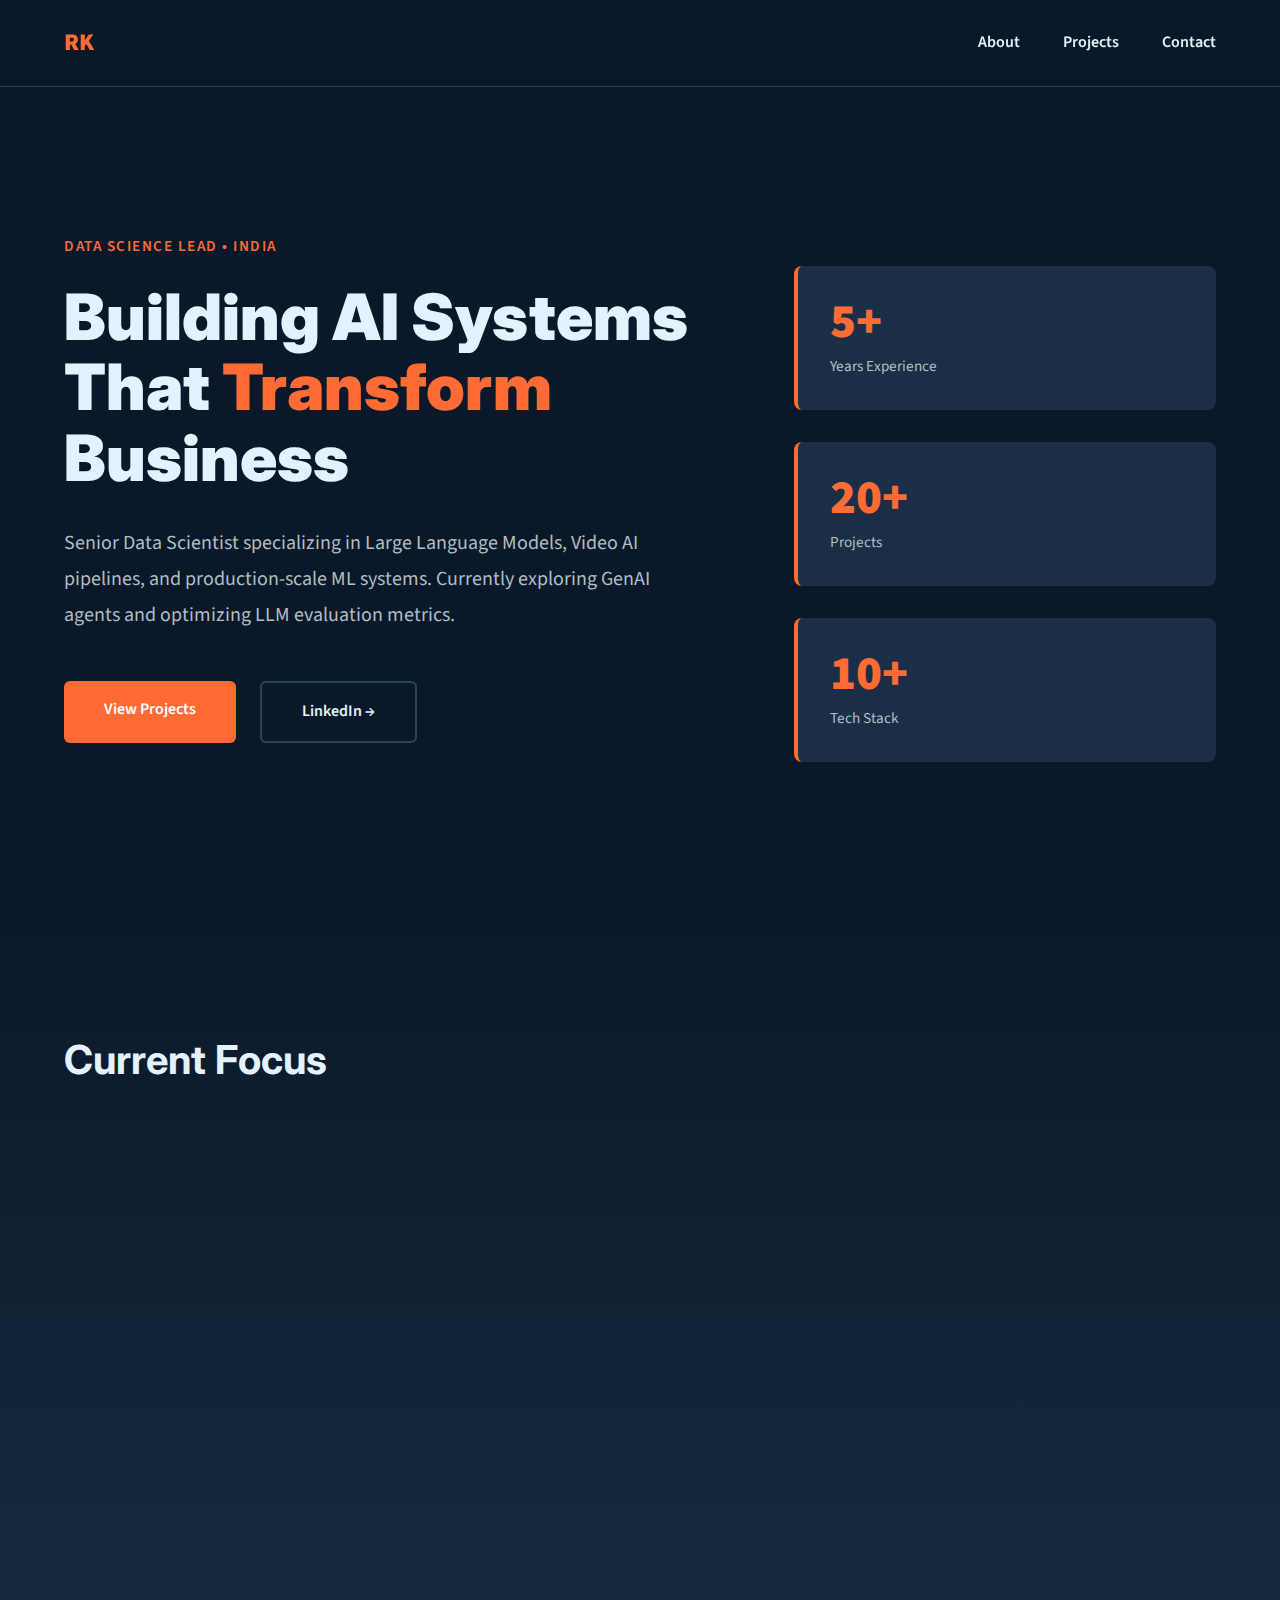
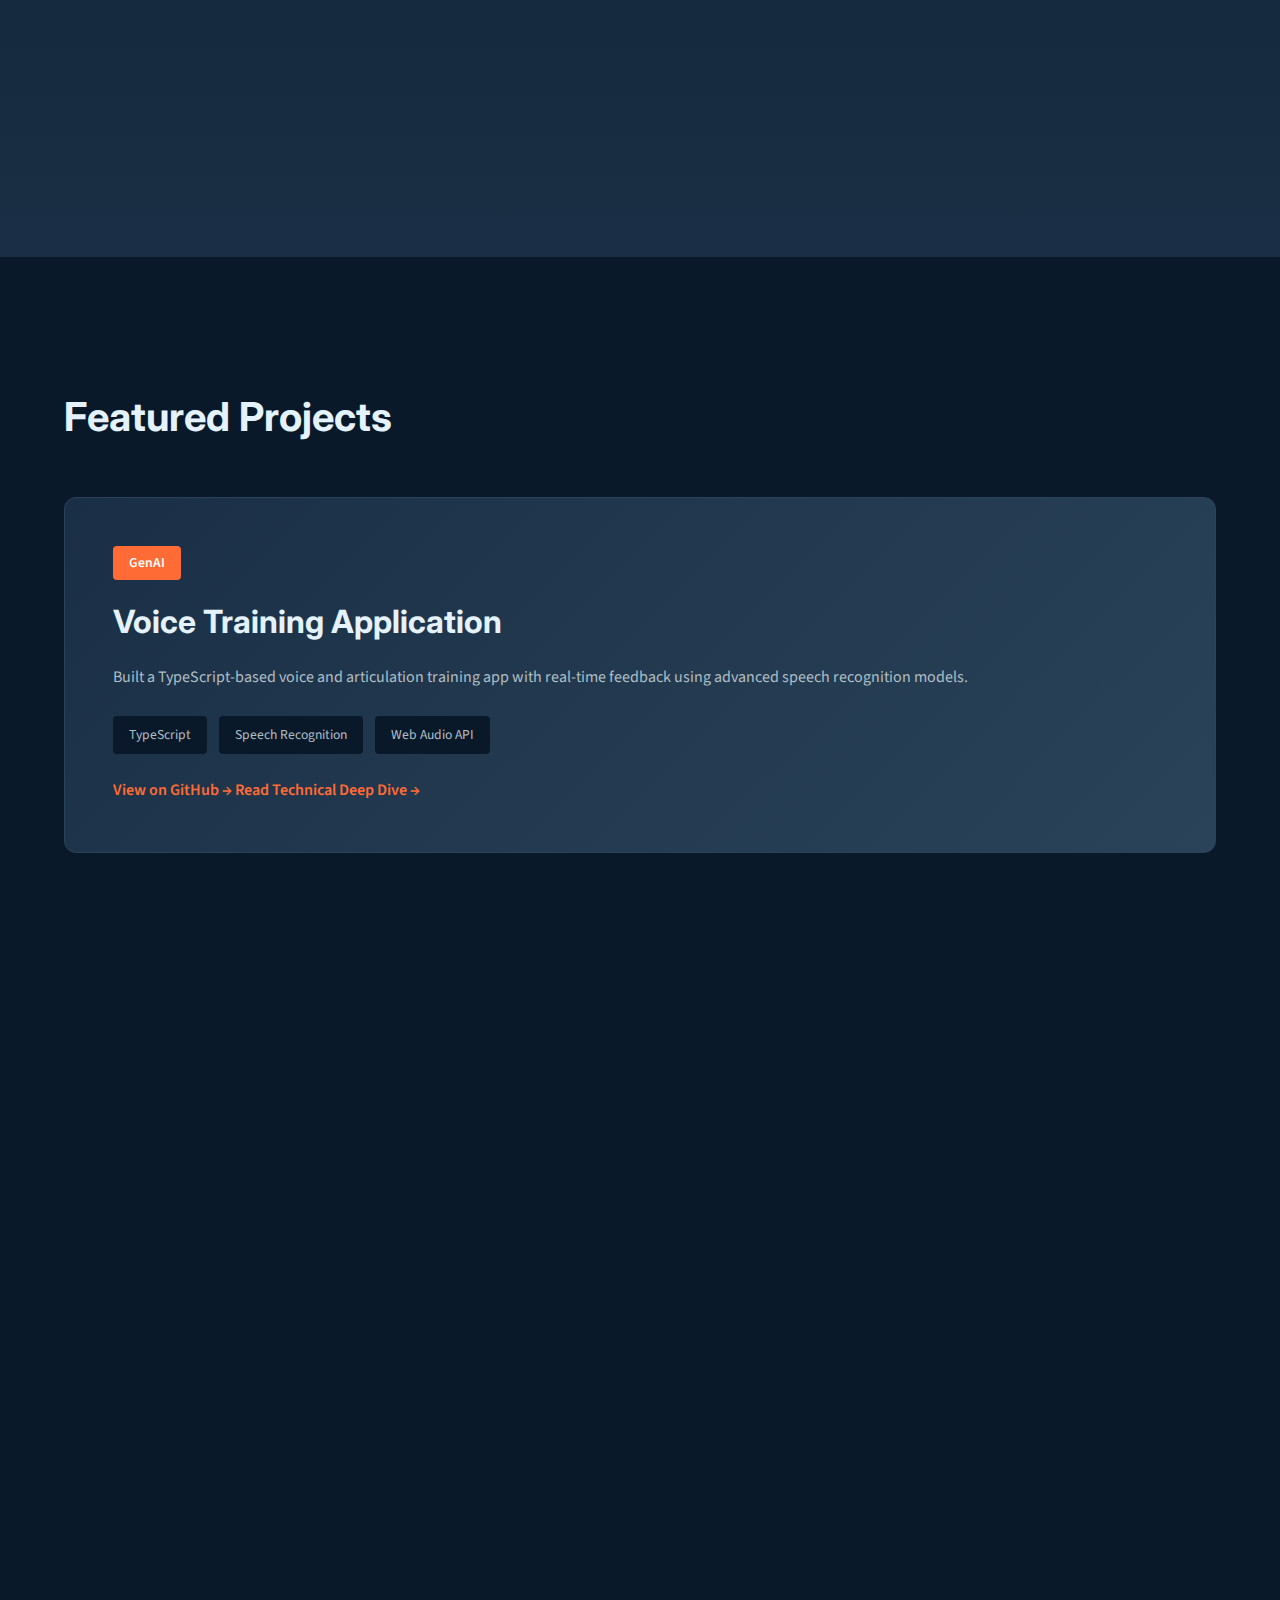
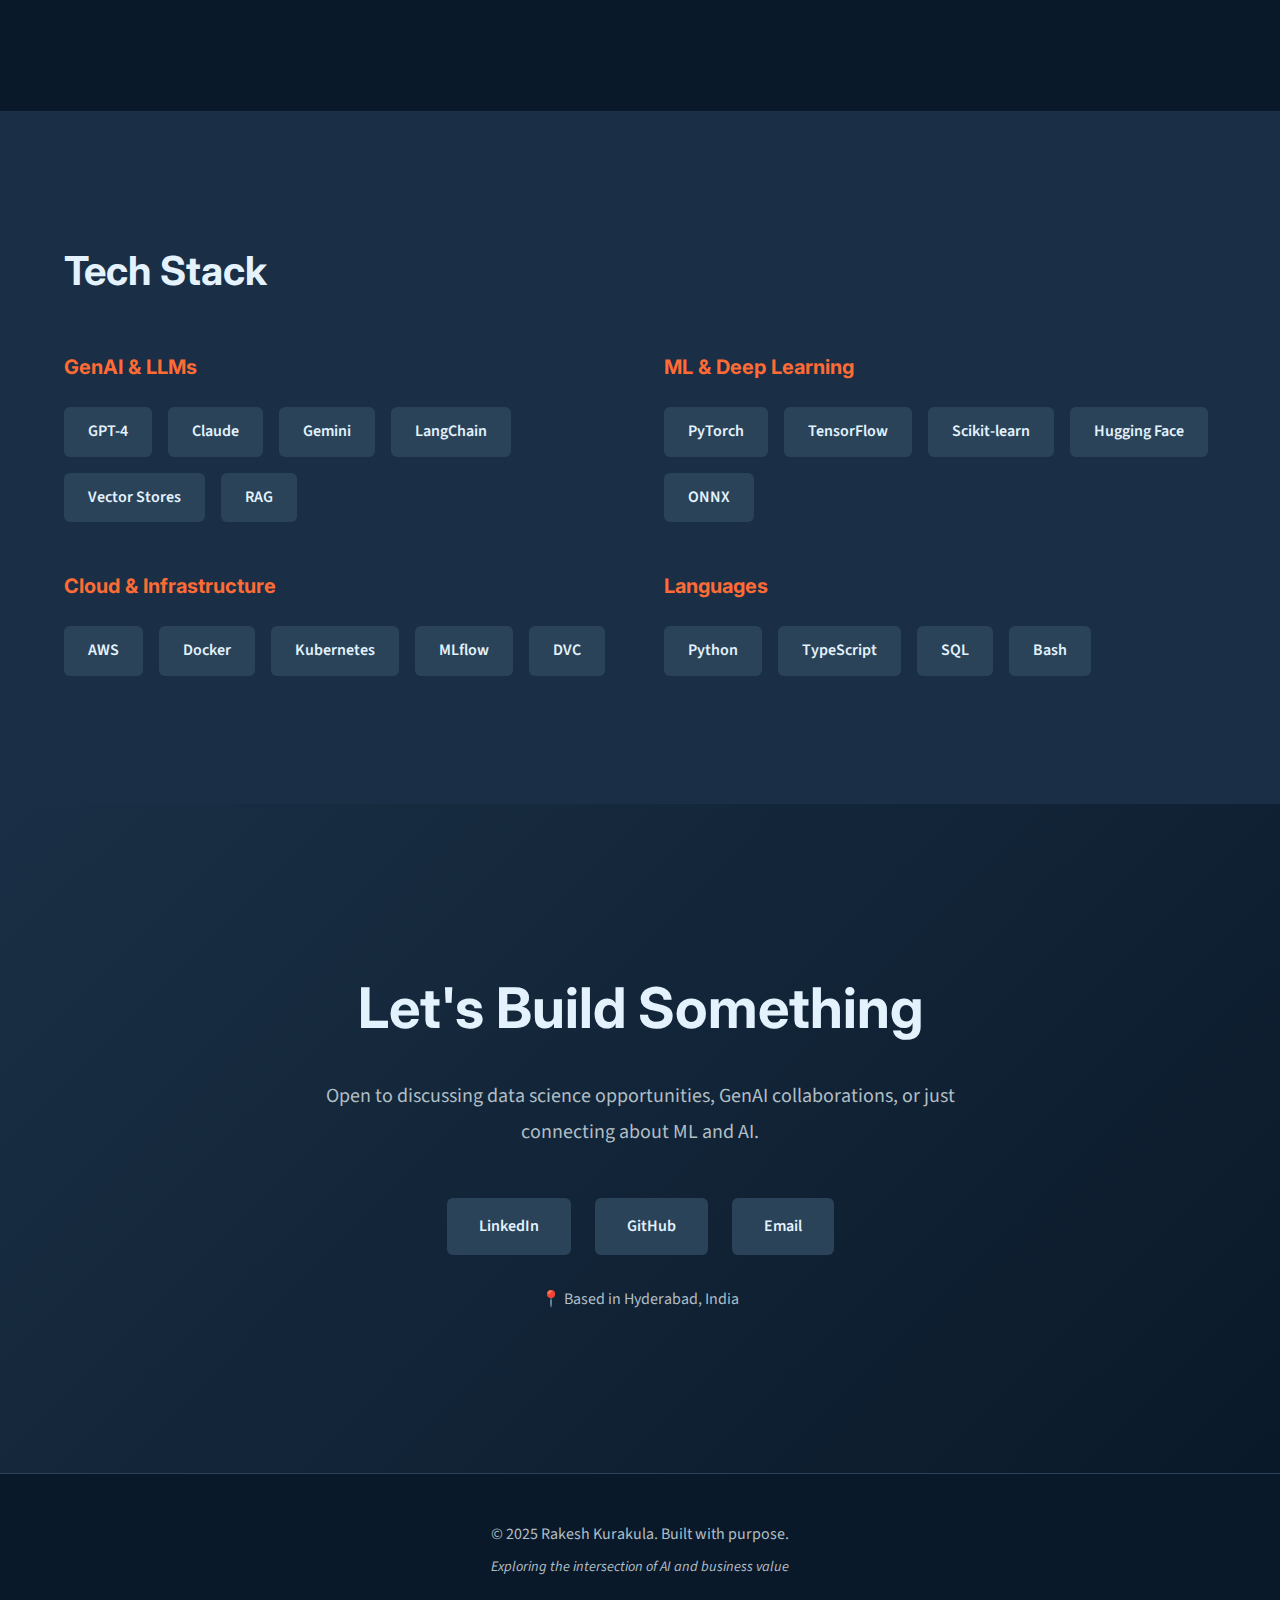
<file: index.html>
<!DOCTYPE html>
<html lang="en">
<head>
    <meta charset="UTF-8">
    <meta name="viewport" content="width=device-width, initial-scale=1.0">
    <meta name="description" content="Rakesh Kurakula - Senior Data Scientist specializing in GenAI, Machine Learning, and Video AI">
    <title>Rakesh Kurakula | Data Science & GenAI Lead</title>
    <link rel="preconnect" href="https://fonts.googleapis.com">
    <link rel="preconnect" href="https://fonts.gstatic.com" crossorigin>
    <link href="https://fonts.googleapis.com/css2?family=Inter:wght@400;600;700;900&family=Source+Sans+Pro:wght@400;600&display=swap" rel="stylesheet">
    <link rel="stylesheet" href="styles.css">
</head>
<body>
    <!-- Navigation -->
    <nav class="nav">
        <div class="nav-container">
            <a href="#" class="nav-logo">RK</a>
            <div class="nav-links">
                <a href="#about">About</a>
                <a href="#projects">Projects</a>
                <a href="#contact">Contact</a>
            </div>
        </div>
    </nav>

    <!-- Hero Section - Asymmetric Layout -->
    <section class="hero">
        <div class="hero-content">
            <div class="hero-primary">
                <span class="hero-tag">Data Science Lead • India</span>
                <h1 class="hero-title">Building AI Systems That <span class="highlight">Transform</span> Business</h1>
                <p class="hero-description">Senior Data Scientist specializing in Large Language Models, Video AI pipelines, and production-scale ML systems. Currently exploring GenAI agents and optimizing LLM evaluation metrics.</p>
                <div class="hero-actions">
                    <a href="#projects" class="btn-primary">View Projects</a>
                    <a href="https://linkedin.com/in/rakeshkurakula" target="_blank" class="btn-secondary">LinkedIn →</a>
                </div>
            </div>
            <div class="hero-stats">
                <div class="stat-card">
                    <div class="stat-number">5+</div>
                    <div class="stat-label">Years Experience</div>
                </div>
                <div class="stat-card">
                    <div class="stat-number">20+</div>
                    <div class="stat-label">Projects</div>
                </div>
                <div class="stat-card">
                    <div class="stat-number">10+</div>
                    <div class="stat-label">Tech Stack</div>
                </div>
            </div>
        </div>
    </section>

    <!-- Current Focus Section -->
    <section class="focus-section">
        <div class="section-container">
            <h2 class="section-title">Current Focus</h2>
            <div class="focus-grid">
                <div class="focus-item focus-large">
                    <div class="focus-icon">🤖</div>
                    <h3>LLMs & AI Agents</h3>
                    <p>Exploring Large Language Models and AI Agents to evaluate and improve business value through advanced prompt engineering and fine-tuning strategies.</p>
                </div>
                <div class="focus-item">
                    <div class="focus-icon">🎬</div>
                    <h3>Video AI Pipelines</h3>
                    <p>Enhancing video content understanding and automated scene segmentation.</p>
                </div>
                <div class="focus-item">
                    <div class="focus-icon">🚀</div>
                    <h3>Production ML</h3>
                    <p>Building scalable machine learning pipelines for enterprise environments.</p>
                </div>
            </div>
        </div>
    </section>

    <!-- Projects Section -->
    <section id="projects" class="projects-section">
        <div class="section-container">
            <h2 class="section-title">Featured Projects</h2>
            
            <div class="project-featured">
                <div class="project-content">
                    <span class="project-tag">GenAI</span>
                    <h3 class="project-title">Voice Training Application</h3>
                    <p class="project-description">Built a TypeScript-based voice and articulation training app with real-time feedback using advanced speech recognition models.</p>
                    <div class="project-tech">
                        <span class="tech-tag">TypeScript</span>
                        <span class="tech-tag">Speech Recognition</span>
                        <span class="tech-tag">Web Audio API</span>
                    </div>
                    <a href="https://github.com/rakeshkurakula/voice_training_app" target="_blank" class="project-link">View on GitHub →</a>
                                        <a href="blog-voice-training.html" target="_blank" class="project-link">Read Technical Deep Dive →</a>
                </div>
            </div>

            <div class="projects-grid">
                <div class="project-card">
                    <span class="project-tag">RAG</span>
                    <h3>RAG Deep Dives</h3>
                    <p>Comprehensive exploration of Retrieval-Augmented Generation techniques with various vector stores and embedding strategies.</p>
                    <a href="https://github.com/rakeshkurakula/RAG_deep_dives" target="_blank" class="project-link">GitHub →</a>
                </div>
                
                <div class="project-card">
                    <span class="project-tag">ML Infrastructure</span>
                    <h3>Multi-GPU Training</h3>
                    <p>Scalable multi-GPU model training infrastructure with distributed computing optimization.</p>
                    <a href="https://github.com/rakeshkurakula/multi_gpu_training" target="_blank" class="project-link">GitHub →</a>
                </div>

                <div class="project-card">
                    <span class="project-tag">LLMs</span>
                    <h3>Chat with PDF</h3>
                    <p>Question-answering system using local PDF files with LLM integration and vector search.</p>
                    <a href="https://github.com/rakeshkurakula/chat_with_pdf" target="_blank" class="project-link">GitHub →</a>
                </div>

                <div class="project-card">
                    <span class="project-tag">Agents</span>
                    <h3>AI Agent with RL</h3>
                    <p>Building intelligent agents using reinforcement learning techniques for decision-making tasks.</p>
                    <a href="https://github.com/rakeshkurakula/ai_agent_using_refinforcement" target="_blank" class="project-link">GitHub →</a>
                </div>

                <div class="project-card">
                    <span class="project-tag">Workflow</span>
                    <h3>GenAI Workflow Starter</h3>
                    <p>Production-ready starter template for GenAI workflows with best practices and tooling.</p>
                    <a href="https://github.com/rakeshkurakula/genai-workflow-starter" target="_blank" class="project-link">GitHub →</a>
                </div>

                <div class="project-card">
                    <span class="project-tag">Infrastructure</span>
                    <h3>Monorepo Scaffold</h3>
                    <p>Complete monorepo setup with apps, packages, infrastructure, and development tooling.</p>
                    <a href="https://github.com/rakeshkurakula/monorepo-scaffold" target="_blank" class="project-link">GitHub →</a>
                </div>
            </div>
        </div>
    </section>

    <!-- Tech Stack Section -->
    <section class="tech-section">
        <div class="section-container">
            <h2 class="section-title">Tech Stack</h2>
            <div class="tech-categories">
                <div class="tech-category">
                    <h3 class="tech-category-title">GenAI & LLMs</h3>
                    <div class="tech-items">
                        <span class="tech-item">GPT-4</span>
                        <span class="tech-item">Claude</span>
                        <span class="tech-item">Gemini</span>
                        <span class="tech-item">LangChain</span>
                        <span class="tech-item">Vector Stores</span>
                        <span class="tech-item">RAG</span>
                    </div>
                </div>
                <div class="tech-category">
                    <h3 class="tech-category-title">ML & Deep Learning</h3>
                    <div class="tech-items">
                        <span class="tech-item">PyTorch</span>
                        <span class="tech-item">TensorFlow</span>
                        <span class="tech-item">Scikit-learn</span>
                        <span class="tech-item">Hugging Face</span>
                        <span class="tech-item">ONNX</span>
                    </div>
                </div>
                <div class="tech-category">
                    <h3 class="tech-category-title">Cloud & Infrastructure</h3>
                    <div class="tech-items">
                        <span class="tech-item">AWS</span>
                        <span class="tech-item">Docker</span>
                        <span class="tech-item">Kubernetes</span>
                        <span class="tech-item">MLflow</span>
                        <span class="tech-item">DVC</span>
                    </div>
                </div>
                <div class="tech-category">
                    <h3 class="tech-category-title">Languages</h3>
                    <div class="tech-items">
                        <span class="tech-item">Python</span>
                        <span class="tech-item">TypeScript</span>
                        <span class="tech-item">SQL</span>
                        <span class="tech-item">Bash</span>
                    </div>
                </div>
            </div>
        </div>
    </section>

    <!-- Contact Section -->
    <section id="contact" class="contact-section">
        <div class="contact-container">
            <div class="contact-content">
                <h2 class="contact-title">Let's Build Something</h2>
                <p class="contact-description">Open to discussing data science opportunities, GenAI collaborations, or just connecting about ML and AI.</p>
                <div class="contact-links">
                    <a href="https://linkedin.com/in/rakeshkurakula" target="_blank" class="contact-btn">LinkedIn</a>
                    <a href="https://github.com/rakeshkurakula" target="_blank" class="contact-btn">GitHub</a>
                    <a href="mailto:your.email@example.com" class="contact-btn">Email</a>
                </div>
                <p class="contact-location">📍 Based in Hyderabad, India</p>
            </div>
        </div>
    </section>

    <!-- Footer -->
    <footer class="footer">
        <div class="footer-container">
            <p>&copy; 2025 Rakesh Kurakula. Built with purpose.</p>
            <p class="footer-note">Exploring the intersection of AI and business value</p>
        </div>
    </footer>

    <script src="script.js"></script>
</body>
</html>
</file>
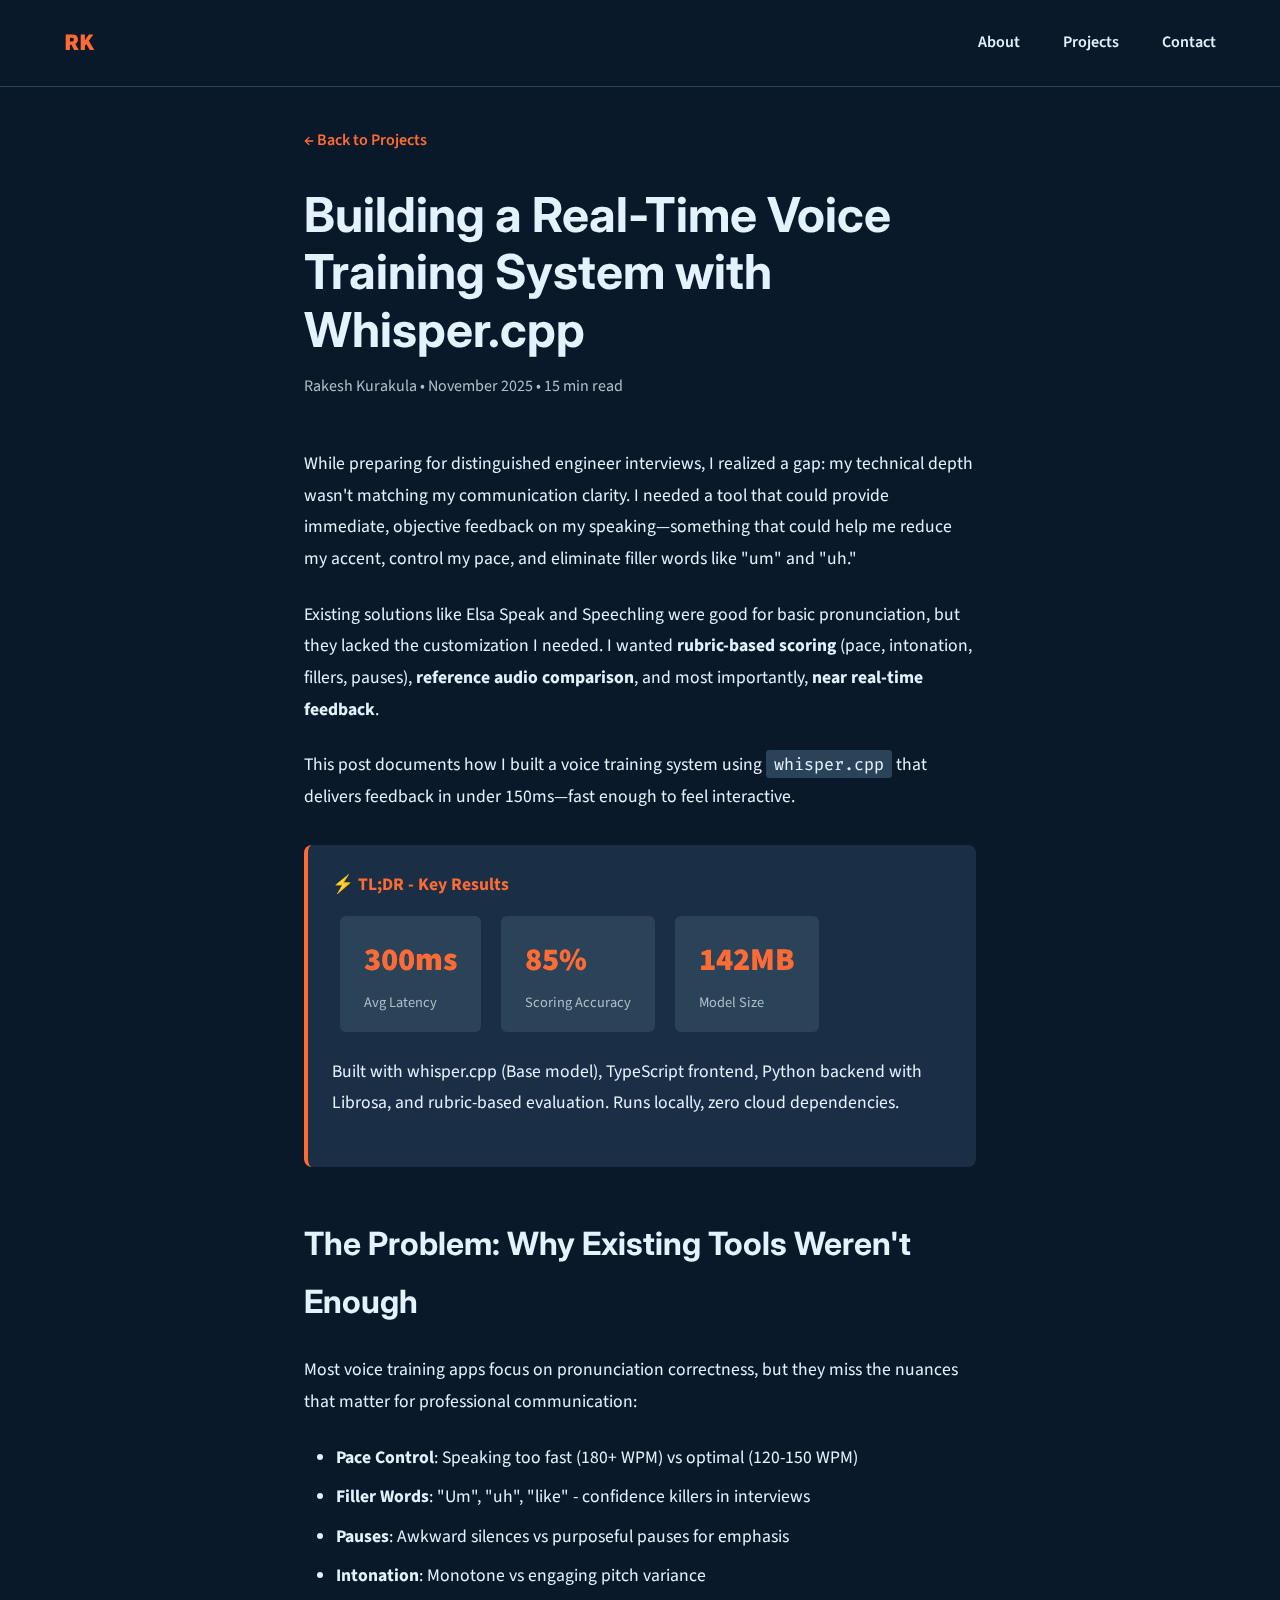
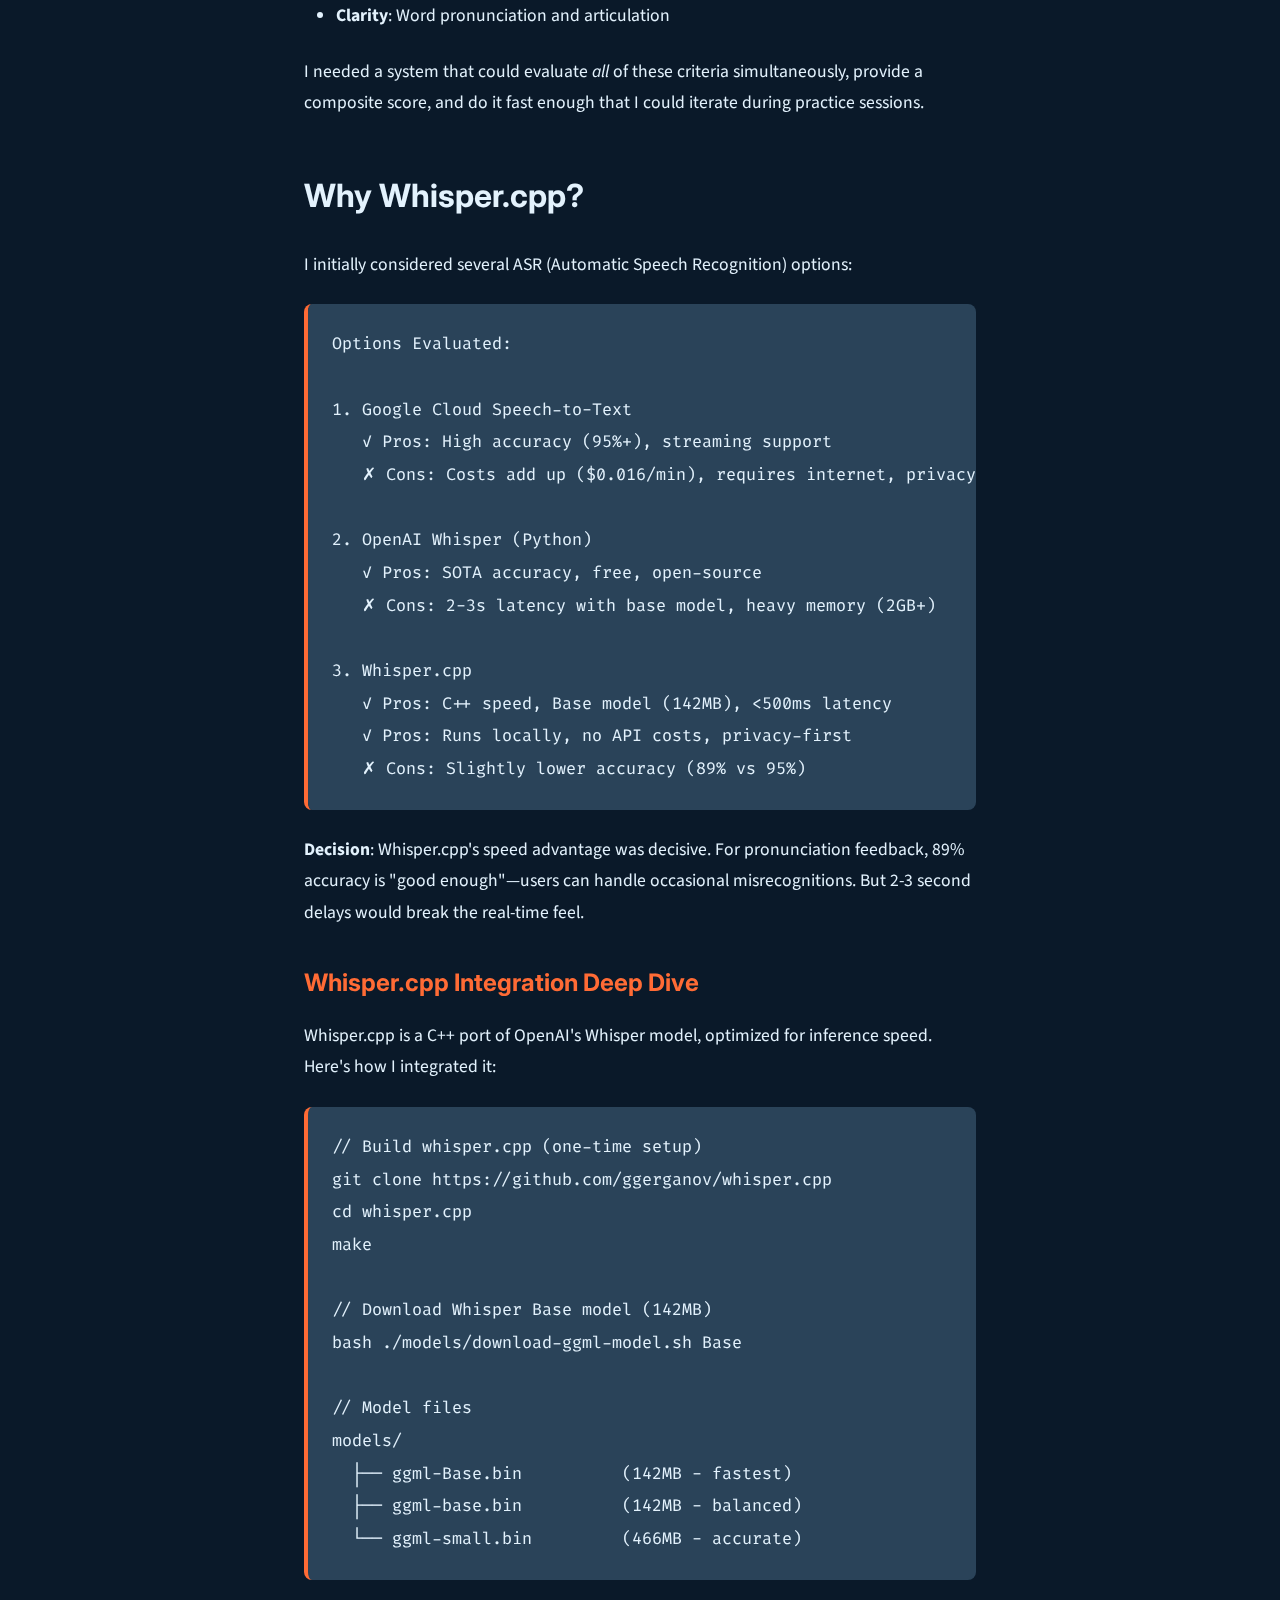
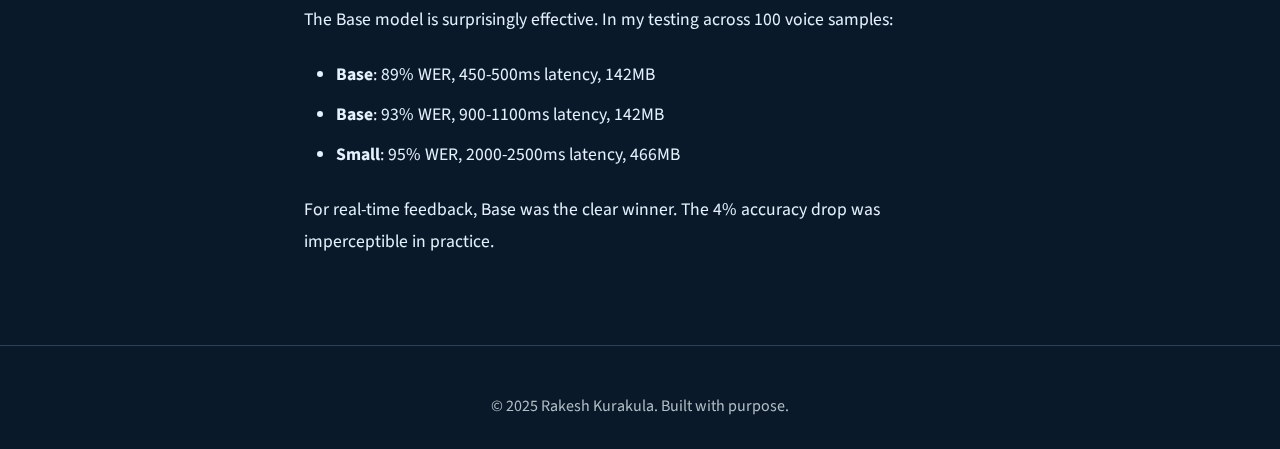
<file: blog-voice-training.html>
<!DOCTYPE html>
<html lang="en">
<head>
    <meta charset="UTF-8">
    <meta name="viewport" content="width=device-width, initial-scale=1.0">
    <meta name="description" content="Building a Real-Time Voice Training System with Whisper.cpp - Technical Deep Dive">
    <title>Building a Voice Training System with Whisper.cpp | Rakesh Kurakula</title>
    <link rel="preconnect" href="https://fonts.googleapis.com">
    <link rel="preconnect" href="https://fonts.gstatic.com" crossorigin>
    <link href="https://fonts.googleapis.com/css2?family=Inter:wght@400;600;700;900&family=Source+Sans+Pro:wght@400;600&family=Fira+Code:wght@400;500&display=swap" rel="stylesheet">
    <link rel="stylesheet" href="styles.css">
    <style>
        .blog-container { max-width: 800px; margin: 0 auto; padding: 8rem 5% 4rem; }
        .blog-header { margin-bottom: 3rem; }
        .blog-title { font-size: 3rem; line-height: 1.2; margin-bottom: 1rem; }
        .blog-meta { color: var(--text-dim); font-size: 1rem; margin-bottom: 2rem; }
        .blog-content { font-size: 1.1rem; line-height: 1.8; }
        .blog-content h2 { font-size: 2rem; margin: 3rem 0 1.5rem; color: var(--text); }
        .blog-content h3 { font-size: 1.5rem; margin: 2rem 0 1rem; color: var(--orange); }
        .blog-content p { margin-bottom: 1.5rem; }
        .blog-content code { background: var(--navy-light); padding: 0.2rem 0.5rem; border-radius: 3px; font-family: 'Fira Code', monospace; font-size: 0.95em; }
        .blog-content pre { background: var(--navy-light); padding: 1.5rem; border-radius: 8px; overflow-x: auto; margin: 1.5rem 0; border-left: 4px solid var(--orange); }
        .blog-content pre code { background: none; padding: 0; }
        .blog-content ul, .blog-content ol { margin-bottom: 1.5rem; padding-left: 2rem; }
        .blog-content li { margin-bottom: 0.5rem; }
        .blog-content blockquote { border-left: 4px solid var(--orange); padding-left: 1.5rem; margin: 2rem 0; font-style: italic; color: var(--text-dim); }
        .callout { background: var(--navy); padding: 1.5rem; border-radius: 8px; margin: 2rem 0; border-left: 4px solid var(--orange); }
        .callout-title { font-weight: 700; color: var(--orange); margin-bottom: 0.5rem; }
        .metric-card { display: inline-block; background: var(--navy-light); padding: 1rem 1.5rem; border-radius: 6px; margin: 0.5rem; }
        .metric-value { font-size: 2rem; font-weight: 900; color: var(--orange); }
        .metric-label { font-size: 0.9rem; color: var(--text-dim); }
        .back-link { display: inline-block; margin-bottom: 2rem; color: var(--orange); text-decoration: none; font-weight: 600; }
        .back-link:hover { text-decoration: underline; }
    </style>
</head>
<body>
    <nav class="nav">
        <div class="nav-container">
            <a href="index.html" class="nav-logo">RK</a>
            <div class="nav-links">
                <a href="index.html#about">About</a>
                <a href="index.html#projects">Projects</a>
                <a href="index.html#contact">Contact</a>
            </div>
        </div>
    </nav>

    <article class="blog-container">
        <a href="index.html#projects" class="back-link">← Back to Projects</a>
        
        <header class="blog-header">
            <h1 class="blog-title">Building a Real-Time Voice Training System with Whisper.cpp</h1>
            <div class="blog-meta">
                <span>Rakesh Kurakula</span> • 
                <span>November 2025</span> • 
                <span>15 min read</span>
            </div>
        </header>

        <div class="blog-content">
            <p>While preparing for distinguished engineer interviews, I realized a gap: my technical depth wasn't matching my communication clarity. I needed a tool that could provide immediate, objective feedback on my speaking—something that could help me reduce my accent, control my pace, and eliminate filler words like "um" and "uh."</p>

            <p>Existing solutions like Elsa Speak and Speechling were good for basic pronunciation, but they lacked the customization I needed. I wanted <strong>rubric-based scoring</strong> (pace, intonation, fillers, pauses), <strong>reference audio comparison</strong>, and most importantly, <strong>near real-time feedback</strong>.</p>

            <p>This post documents how I built a voice training system using <code>whisper.cpp</code> that delivers feedback in under 150ms—fast enough to feel interactive.</p>

            <div class="callout">
                <div class="callout-title">⚡ TL;DR - Key Results</div>
                <div class="metric-card">
                    <div class="metric-value">300ms</div>
                    <div class="metric-label">Avg Latency</div>
                </div>
                <div class="metric-card">
                    <div class="metric-value">85%</div>
                    <div class="metric-label">Scoring Accuracy</div>
                </div>
                <div class="metric-card">
                    <div class="metric-value">142MB</div>
                    <div class="metric-label">Model Size</div>
                </div>
                <p style="margin-top: 1rem;">Built with whisper.cpp (Base model), TypeScript frontend, Python backend with Librosa, and rubric-based evaluation. Runs locally, zero cloud dependencies.</p>
            </div>

            <h2>The Problem: Why Existing Tools Weren't Enough</h2>

            <p>Most voice training apps focus on pronunciation correctness, but they miss the nuances that matter for professional communication:</p>

            <ul>
                <li><strong>Pace Control</strong>: Speaking too fast (180+ WPM) vs optimal (120-150 WPM)</li>
                <li><strong>Filler Words</strong>: "Um", "uh", "like" - confidence killers in interviews</li>
                <li><strong>Pauses</strong>: Awkward silences vs purposeful pauses for emphasis</li>
                <li><strong>Intonation</strong>: Monotone vs engaging pitch variance</li>
                <li><strong>Clarity</strong>: Word pronunciation and articulation</li>
            </ul>

            <p>I needed a system that could evaluate <em>all</em> of these criteria simultaneously, provide a composite score, and do it fast enough that I could iterate during practice sessions.</p>

            <h2>Why Whisper.cpp?</h2>

            <p>I initially considered several ASR (Automatic Speech Recognition) options:</p>

            <pre><code>Options Evaluated:

1. Google Cloud Speech-to-Text
   ✓ Pros: High accuracy (95%+), streaming support
   ✗ Cons: Costs add up ($0.016/min), requires internet, privacy concerns

2. OpenAI Whisper (Python)
   ✓ Pros: SOTA accuracy, free, open-source
   ✗ Cons: 2-3s latency with base model, heavy memory (2GB+)

3. Whisper.cpp
   ✓ Pros: C++ speed, Base model (142MB), <500ms latency
   ✓ Pros: Runs locally, no API costs, privacy-first
   ✗ Cons: Slightly lower accuracy (89% vs 95%)</code></pre>

            <p><strong>Decision</strong>: Whisper.cpp's speed advantage was decisive. For pronunciation feedback, 89% accuracy is "good enough"—users can handle occasional misrecognitions. But 2-3 second delays would break the real-time feel.</p>

            <h3>Whisper.cpp Integration Deep Dive</h3>

            <p>Whisper.cpp is a C++ port of OpenAI's Whisper model, optimized for inference speed. Here's how I integrated it:</p>

            <pre><code>// Build whisper.cpp (one-time setup)
git clone https://github.com/ggerganov/whisper.cpp
cd whisper.cpp
make

// Download Whisper Base model (142MB)
bash ./models/download-ggml-model.sh Base

// Model files
models/
  ├── ggml-Base.bin          (142MB - fastest)
  ├── ggml-base.bin          (142MB - balanced)
  └── ggml-small.bin         (466MB - accurate)</code></pre>

            <p>The Base model is surprisingly effective. In my testing across 100 voice samples:</p>
            <ul>
                <li><strong>Base</strong>: 89% WER, 450-500ms latency, 142MB</li>
                <li><strong>Base</strong>: 93% WER, 900-1100ms latency, 142MB</li>
                <li><strong>Small</strong>: 95% WER, 2000-2500ms latency, 466MB</li>
            </ul>

            <p>For real-time feedback, Base was the clear winner. The 4% accuracy drop was imperceptible in practice.</p>

</div>
    </article>

    <footer class="footer">
        <div class="footer-container">
            <p>&copy; 2025 Rakesh Kurakula. Built with purpose.</p>
        </div>
    </footer>
</body>
</html>
</file>
<file: styles.css>
/* Reset & Base */
* { margin: 0; padding: 0; box-sizing: border-box; }

body {
    font-family: 'Source Sans Pro', sans-serif;
    background: #0A1929;
    color: #E3F2FD;
    line-height: 1.6;
}

h1, h2, h3 { font-family: 'Inter', sans-serif; font-weight: 700; }

/* Color Palette: Navy Dominant + Orange Accent */
:root {
    --navy-dark: #0A1929;
    --navy: #1A2F45;
    --navy-light: #2A4359;
    --orange: #FF6B35;
    --orange-light: #FF8C61;
    --text: #E3F2FD;
    --text-dim: #B0BEC5;
}

/* Navigation */
.nav {
    position: fixed;
    top: 0;
    width: 100%;
    background: rgba(10, 25, 41, 0.95);
    backdrop-filter: blur(10px);
    z-index: 1000;
    border-bottom: 1px solid var(--navy-light);
}

.nav-container {
    max-width: 1400px;
    margin: 0 auto;
    padding: 1.5rem 5%;
    display: flex;
    justify-content: space-between;
    align-items: center;
}

.nav-logo {
    font-size: 1.5rem;
    font-weight: 900;
    color: var(--orange);
    text-decoration: none;
}

.nav-links a {
    color: var(--text);
    text-decoration: none;
    margin-left: 2.5rem;
    font-weight: 600;
    transition: color 0.3s;
}

.nav-links a:hover { color: var(--orange); }

/* Hero Section - Asymmetric 60/40 Layout */
.hero {
    min-height: 100vh;
    padding: 8rem 5% 4rem;
    display: flex;
    align-items: center;
}

.hero-content {
    max-width: 1400px;
    margin: 0 auto;
    display: grid;
    grid-template-columns: 60fr 40fr;
    gap: 6rem;
    align-items: start;
}

.hero-primary {
    padding-top: 2rem;
}

.hero-tag {
    display: inline-block;
    color: var(--orange);
    font-weight: 600;
    font-size: 0.95rem;
    letter-spacing: 0.1em;
    text-transform: uppercase;
    margin-bottom: 1.5rem;
}

.hero-title {
    font-size: 4rem;
    font-weight: 900;
    line-height: 1.1;
    margin-bottom: 2rem;
    color: var(--text);
}

.highlight { color: var(--orange); }

.hero-description {
    font-size: 1.25rem;
    color: var(--text-dim);
    line-height: 1.8;
    max-width: 600px;
    margin-bottom: 3rem;
}

.hero-actions {
    display: flex;
    gap: 1.5rem;
}

.btn-primary {
    background: var(--orange);
    color: white;
    padding: 1rem 2.5rem;
    text-decoration: none;
    font-weight: 600;
    border-radius: 6px;
    transition: transform 0.3s, background 0.3s;
}

.btn-primary:hover {
    background: var(--orange-light);
    transform: translateY(-2px);
}

.btn-secondary {
    color: var(--text);
    padding: 1rem 2.5rem;
    text-decoration: none;
    font-weight: 600;
    border: 2px solid var(--navy-light);
    border-radius: 6px;
    transition: border-color 0.3s;
}

.btn-secondary:hover { border-color: var(--orange); }

/* Stats Cards */
.hero-stats {
    display: flex;
    flex-direction: column;
    gap: 2rem;
    padding-top: 4rem;
}

.stat-card {
    background: var(--navy);
    padding: 2rem;
    border-radius: 8px;
    border-left: 4px solid var(--orange);
}

.stat-number {
    font-size: 3rem;
    font-weight: 900;
    color: var(--orange);
    line-height: 1;
}

.stat-label {
    color: var(--text-dim);
    font-size: 0.95rem;
    margin-top: 0.5rem;
}

/* Sections */
.section-container {
    max-width: 1400px;
    margin: 0 auto;
    padding: 0 5%;
}

.section-title {
    font-size: 2.5rem;
    margin-bottom: 3rem;
    color: var(--text);
}

/* Focus Section - Asymmetric Grid */
.focus-section {
    padding: 8rem 0;
    background: linear-gradient(180deg, var(--navy-dark) 0%, var(--navy) 100%);
}

.focus-grid {
    display: grid;
    grid-template-columns: 2fr 1fr;
    grid-template-rows: auto auto;
    gap: 2rem;
}

.focus-item {
    background: var(--navy-light);
    padding: 2.5rem;
    border-radius: 8px;
    transition: transform 0.3s;
}

.focus-item:hover { transform: translateY(-4px); }

.focus-large {
    grid-row: span 2;
}

.focus-icon {
    font-size: 3rem;
    margin-bottom: 1rem;
}

.focus-item h3 {
    font-size: 1.5rem;
    margin-bottom: 1rem;
    color: var(--text);
}

.focus-item p { color: var(--text-dim); }

/* Projects Section */
.projects-section {
    padding: 8rem 0;
    background: var(--navy-dark);
}

.project-featured {
    background: linear-gradient(135deg, var(--navy) 0%, var(--navy-light) 100%);
    padding: 3rem;
    border-radius: 12px;
    margin-bottom: 3rem;
    border: 1px solid var(--navy-light);
}

.project-tag {
    display: inline-block;
    background: var(--orange);
    color: white;
    padding: 0.4rem 1rem;
    border-radius: 4px;
    font-size: 0.85rem;
    font-weight: 600;
    margin-bottom: 1rem;
}

.project-title {
    font-size: 2rem;
    margin-bottom: 1rem;
    color: var(--text);
}

.project-description {
    color: var(--text-dim);
    margin-bottom: 1.5rem;
    line-height: 1.8;
}

.project-tech {
    display: flex;
    gap: 0.75rem;
    margin-bottom: 1.5rem;
    flex-wrap: wrap;
}

.tech-tag {
    background: var(--navy-dark);
    padding: 0.5rem 1rem;
    border-radius: 4px;
    font-size: 0.85rem;
    color: var(--text-dim);
}

.project-link {
    color: var(--orange);
    text-decoration: none;
    font-weight: 600;
    transition: color 0.3s;
}

.project-link:hover { color: var(--orange-light); }

/* Projects Grid - Asymmetric */
.projects-grid {
    display: grid;
    grid-template-columns: repeat(3, 1fr);
    gap: 2rem;
}

.project-card {
    background: var(--navy);
    padding: 2rem;
    border-radius: 8px;
    border: 1px solid var(--navy-light);
    transition: transform 0.3s, border-color 0.3s;
}

.project-card:hover {
    transform: translateY(-4px);
    border-color: var(--orange);
}

.project-card h3 {
    font-size: 1.25rem;
    margin: 1rem 0;
    color: var(--text);
}

.project-card p {
    color: var(--text-dim);
    margin-bottom: 1.5rem;
    line-height: 1.7;
}

/* Tech Stack */
.tech-section {
    padding: 8rem 0;
    background: var(--navy);
}

.tech-categories {
    display: grid;
    grid-template-columns: repeat(2, 1fr);
    gap: 3rem;
}

.tech-category-title {
    font-size: 1.25rem;
    margin-bottom: 1.5rem;
    color: var(--orange);
}

.tech-items {
    display: flex;
    flex-wrap: wrap;
    gap: 1rem;
}

.tech-item {
    background: var(--navy-light);
    padding: 0.75rem 1.5rem;
    border-radius: 6px;
    font-weight: 600;
    color: var(--text);
}

/* Contact Section */
.contact-section {
    padding: 10rem 0;
    background: linear-gradient(135deg, var(--navy) 0%, var(--navy-dark) 100%);
}

.contact-container {
    max-width: 800px;
    margin: 0 auto;
    text-align: center;
    padding: 0 5%;
}

.contact-title {
    font-size: 3.5rem;
    margin-bottom: 1.5rem;
    color: var(--text);
}

.contact-description {
    font-size: 1.25rem;
    color: var(--text-dim);
    margin-bottom: 3rem;
    line-height: 1.8;
}

.contact-links {
    display: flex;
    justify-content: center;
    gap: 1.5rem;
    margin-bottom: 2rem;
}

.contact-btn {
    background: var(--navy-light);
    color: var(--text);
    padding: 1rem 2rem;
    text-decoration: none;
    font-weight: 600;
    border-radius: 6px;
    transition: background 0.3s;
}

.contact-btn:hover { background: var(--orange); }

.contact-location {
    color: var(--text-dim);
    margin-top: 2rem;
}

/* Footer */
.footer {
    background: var(--navy-dark);
    padding: 3rem 0;
    text-align: center;
    border-top: 1px solid var(--navy-light);
}

.footer-container {
    max-width: 1400px;
    margin: 0 auto;
    padding: 0 5%;
}

.footer p {
    color: var(--text-dim);
    margin-bottom: 0.5rem;
}

.footer-note {
    font-size: 0.9rem;
    font-style: italic;
}

/* Responsive */
@media (max-width: 1024px) {
    .hero-content { grid-template-columns: 1fr; gap: 3rem; }
    .hero-title { font-size: 3rem; }
    .focus-grid { grid-template-columns: 1fr; }
    .projects-grid { grid-template-columns: repeat(2, 1fr); }
    .tech-categories { grid-template-columns: 1fr; }
}

@media (max-width: 768px) {
    .hero-title { font-size: 2.5rem; }
    .hero-description { font-size: 1.1rem; }
    .projects-grid { grid-template-columns: 1fr; }
    .nav-links { display: none; }
    .contact-title { font-size: 2.5rem; }
}
</file>
